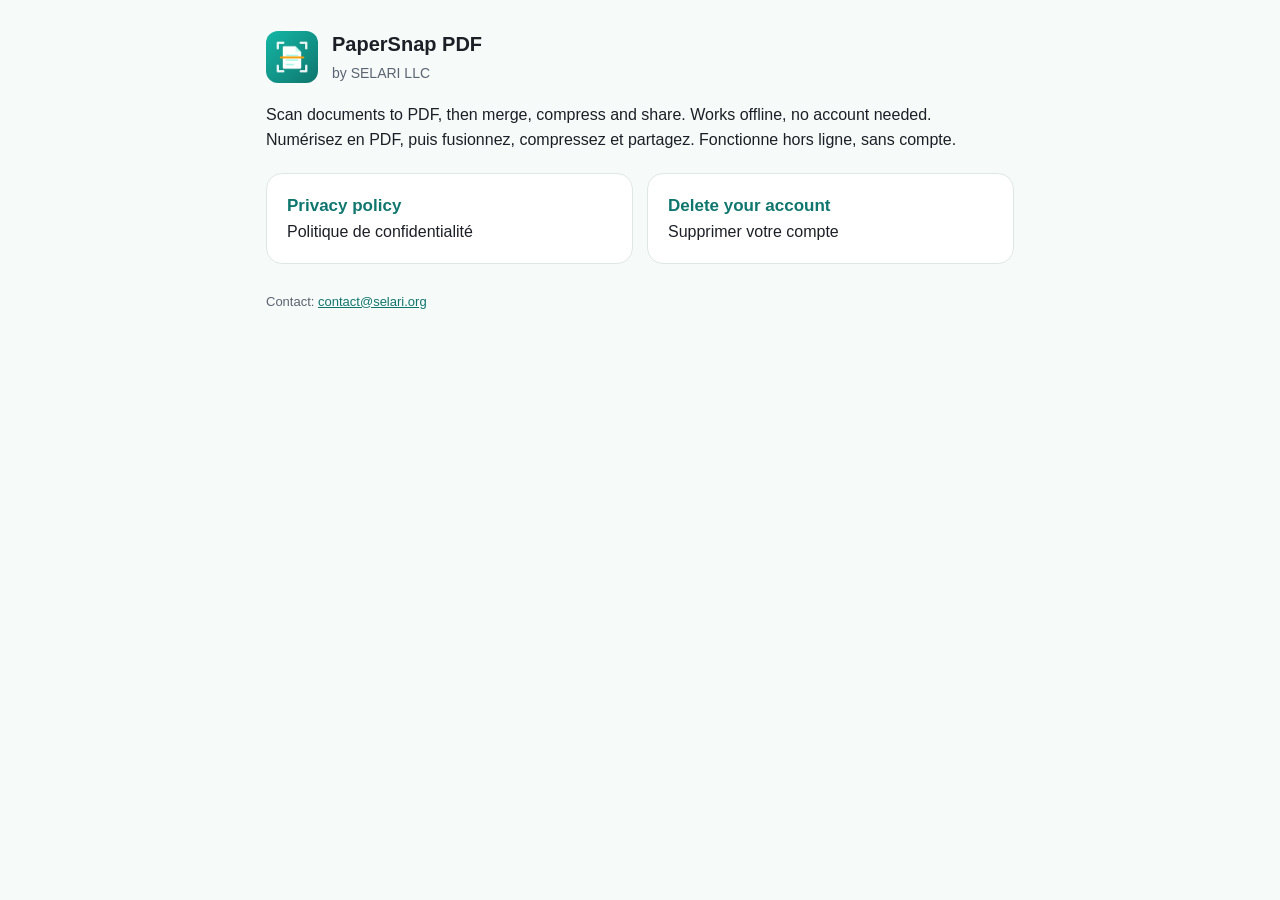
<file: index.html>
<!doctype html>
<html lang="en">
<head>
<meta charset="utf-8">
<meta name="viewport" content="width=device-width, initial-scale=1">
<title>PaperSnap PDF</title>
<link rel="icon" href="icon.png">
<link rel="stylesheet" href="style.css">
</head>
<body>
<main>
  <header>
    <img src="icon.png" alt="">
    <div><strong>PaperSnap PDF</strong><span>by SELARI LLC</span></div>
  </header>
  <p>Scan documents to PDF, then merge, compress and share. Works offline, no account needed.<br>
     <span lang="fr">Numérisez en PDF, puis fusionnez, compressez et partagez. Fonctionne hors ligne, sans compte.</span></p>
  <div class="cards">
    <a href="privacy.html"><strong>Privacy policy</strong><br><span lang="fr">Politique de confidentialité</span></a>
    <a href="delete-account.html"><strong>Delete your account</strong><br><span lang="fr">Supprimer votre compte</span></a>
  </div>
  <footer>Contact: <a href="mailto:contact@selari.org">contact@selari.org</a></footer>
</main>
</body>
</html>
</file>
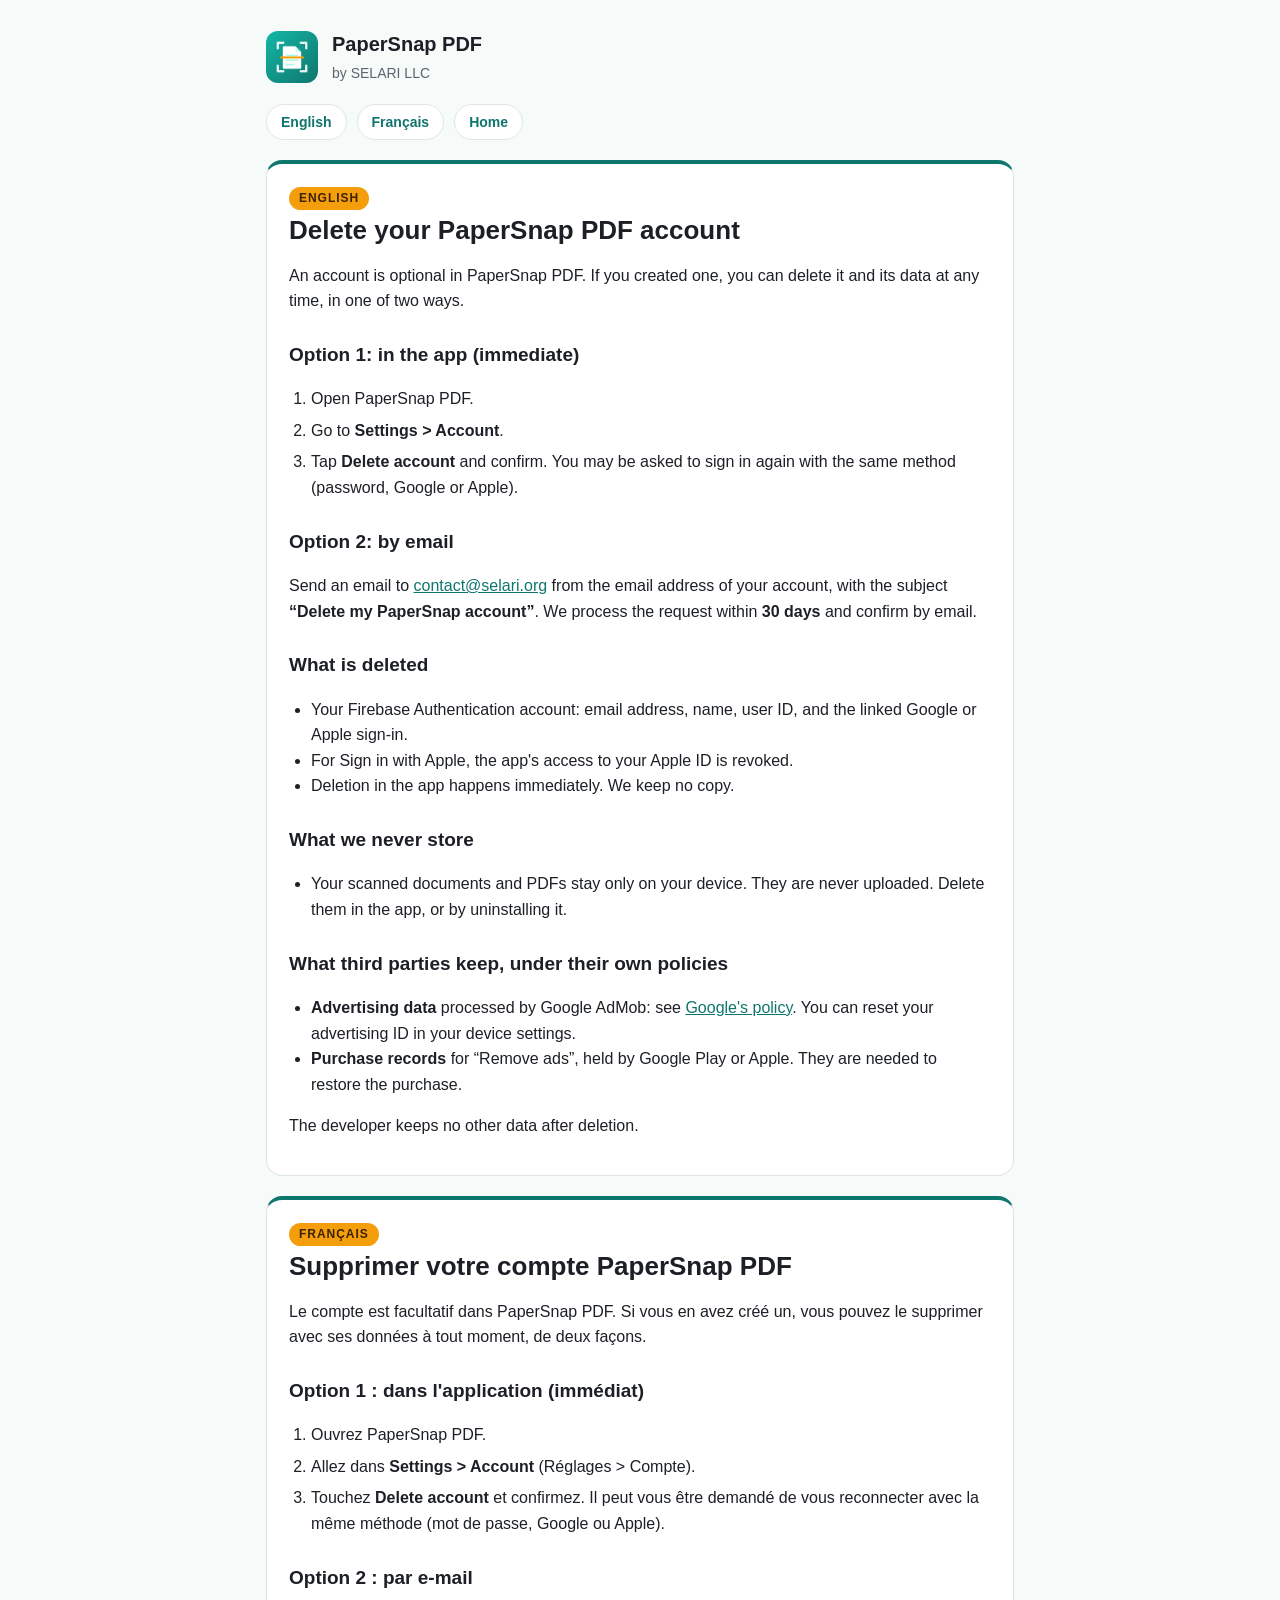
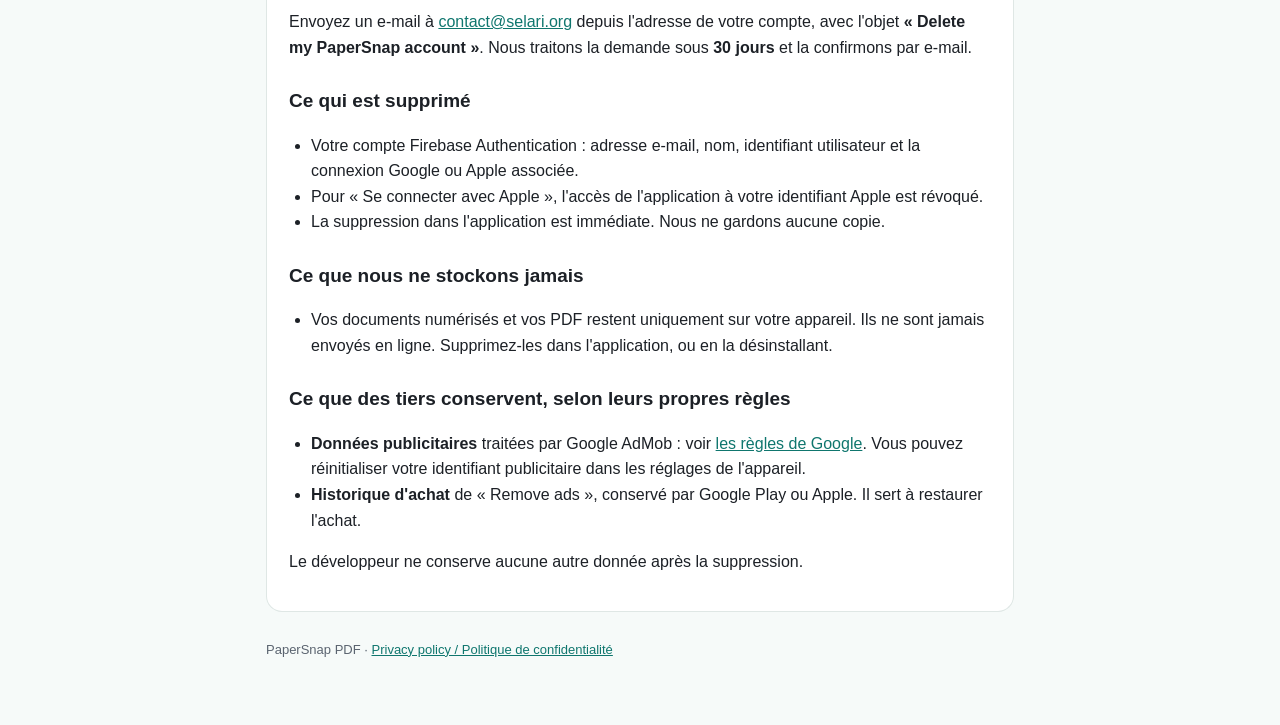
<file: delete-account.html>
<!doctype html>
<html lang="en">
<head>
<meta charset="utf-8">
<meta name="viewport" content="width=device-width, initial-scale=1">
<title>Delete your PaperSnap PDF account</title>
<link rel="icon" href="icon.png">
<link rel="stylesheet" href="style.css">
</head>
<body>
<main>
  <header>
    <img src="icon.png" alt="">
    <div><strong>PaperSnap PDF</strong><span>by SELARI LLC</span></div>
  </header>
  <nav><a href="#en">English</a><a href="#fr">Français</a><a href="index.html">Home</a></nav>

  <section id="en">
    <span class="lang">ENGLISH</span>
    <h1>Delete your PaperSnap PDF account</h1>
    <p>An account is optional in PaperSnap PDF. If you created one, you can delete it and its data at any time, in one of two ways.</p>

    <h2>Option 1: in the app (immediate)</h2>
    <ol class="steps">
      <li>Open PaperSnap PDF.</li>
      <li>Go to <strong>Settings &gt; Account</strong>.</li>
      <li>Tap <strong>Delete account</strong> and confirm. You may be asked to sign in again with the same method (password, Google or Apple).</li>
    </ol>

    <h2>Option 2: by email</h2>
    <p>Send an email to <a href="mailto:contact@selari.org?subject=Delete%20my%20PaperSnap%20account">contact@selari.org</a> from the email address of your account, with the subject <strong>“Delete my PaperSnap account”</strong>. We process the request within <strong>30 days</strong> and confirm by email.</p>

    <h2>What is deleted</h2>
    <ul>
      <li>Your Firebase Authentication account: email address, name, user ID, and the linked Google or Apple sign-in.</li>
      <li>For Sign in with Apple, the app's access to your Apple ID is revoked.</li>
      <li>Deletion in the app happens immediately. We keep no copy.</li>
    </ul>

    <h2>What we never store</h2>
    <ul>
      <li>Your scanned documents and PDFs stay only on your device. They are never uploaded. Delete them in the app, or by uninstalling it.</li>
    </ul>

    <h2>What third parties keep, under their own policies</h2>
    <ul>
      <li><strong>Advertising data</strong> processed by Google AdMob: see <a href="https://policies.google.com/technologies/partner-sites">Google's policy</a>. You can reset your advertising ID in your device settings.</li>
      <li><strong>Purchase records</strong> for “Remove ads”, held by Google Play or Apple. They are needed to restore the purchase.</li>
    </ul>
    <p>The developer keeps no other data after deletion.</p>
  </section>

  <section id="fr" lang="fr">
    <span class="lang">FRANÇAIS</span>
    <h1>Supprimer votre compte PaperSnap PDF</h1>
    <p>Le compte est facultatif dans PaperSnap PDF. Si vous en avez créé un, vous pouvez le supprimer avec ses données à tout moment, de deux façons.</p>

    <h2>Option 1 : dans l'application (immédiat)</h2>
    <ol class="steps">
      <li>Ouvrez PaperSnap PDF.</li>
      <li>Allez dans <strong>Settings &gt; Account</strong> (Réglages &gt; Compte).</li>
      <li>Touchez <strong>Delete account</strong> et confirmez. Il peut vous être demandé de vous reconnecter avec la même méthode (mot de passe, Google ou Apple).</li>
    </ol>

    <h2>Option 2 : par e-mail</h2>
    <p>Envoyez un e-mail à <a href="mailto:contact@selari.org?subject=Delete%20my%20PaperSnap%20account">contact@selari.org</a> depuis l'adresse de votre compte, avec l'objet <strong>« Delete my PaperSnap account »</strong>. Nous traitons la demande sous <strong>30 jours</strong> et la confirmons par e-mail.</p>

    <h2>Ce qui est supprimé</h2>
    <ul>
      <li>Votre compte Firebase Authentication : adresse e-mail, nom, identifiant utilisateur et la connexion Google ou Apple associée.</li>
      <li>Pour « Se connecter avec Apple », l'accès de l'application à votre identifiant Apple est révoqué.</li>
      <li>La suppression dans l'application est immédiate. Nous ne gardons aucune copie.</li>
    </ul>

    <h2>Ce que nous ne stockons jamais</h2>
    <ul>
      <li>Vos documents numérisés et vos PDF restent uniquement sur votre appareil. Ils ne sont jamais envoyés en ligne. Supprimez-les dans l'application, ou en la désinstallant.</li>
    </ul>

    <h2>Ce que des tiers conservent, selon leurs propres règles</h2>
    <ul>
      <li><strong>Données publicitaires</strong> traitées par Google AdMob : voir <a href="https://policies.google.com/technologies/partner-sites">les règles de Google</a>. Vous pouvez réinitialiser votre identifiant publicitaire dans les réglages de l'appareil.</li>
      <li><strong>Historique d'achat</strong> de « Remove ads », conservé par Google Play ou Apple. Il sert à restaurer l'achat.</li>
    </ul>
    <p>Le développeur ne conserve aucune autre donnée après la suppression.</p>
  </section>
  <footer>PaperSnap PDF · <a href="privacy.html">Privacy policy / Politique de confidentialité</a></footer>
</main>
</body>
</html>
</file>
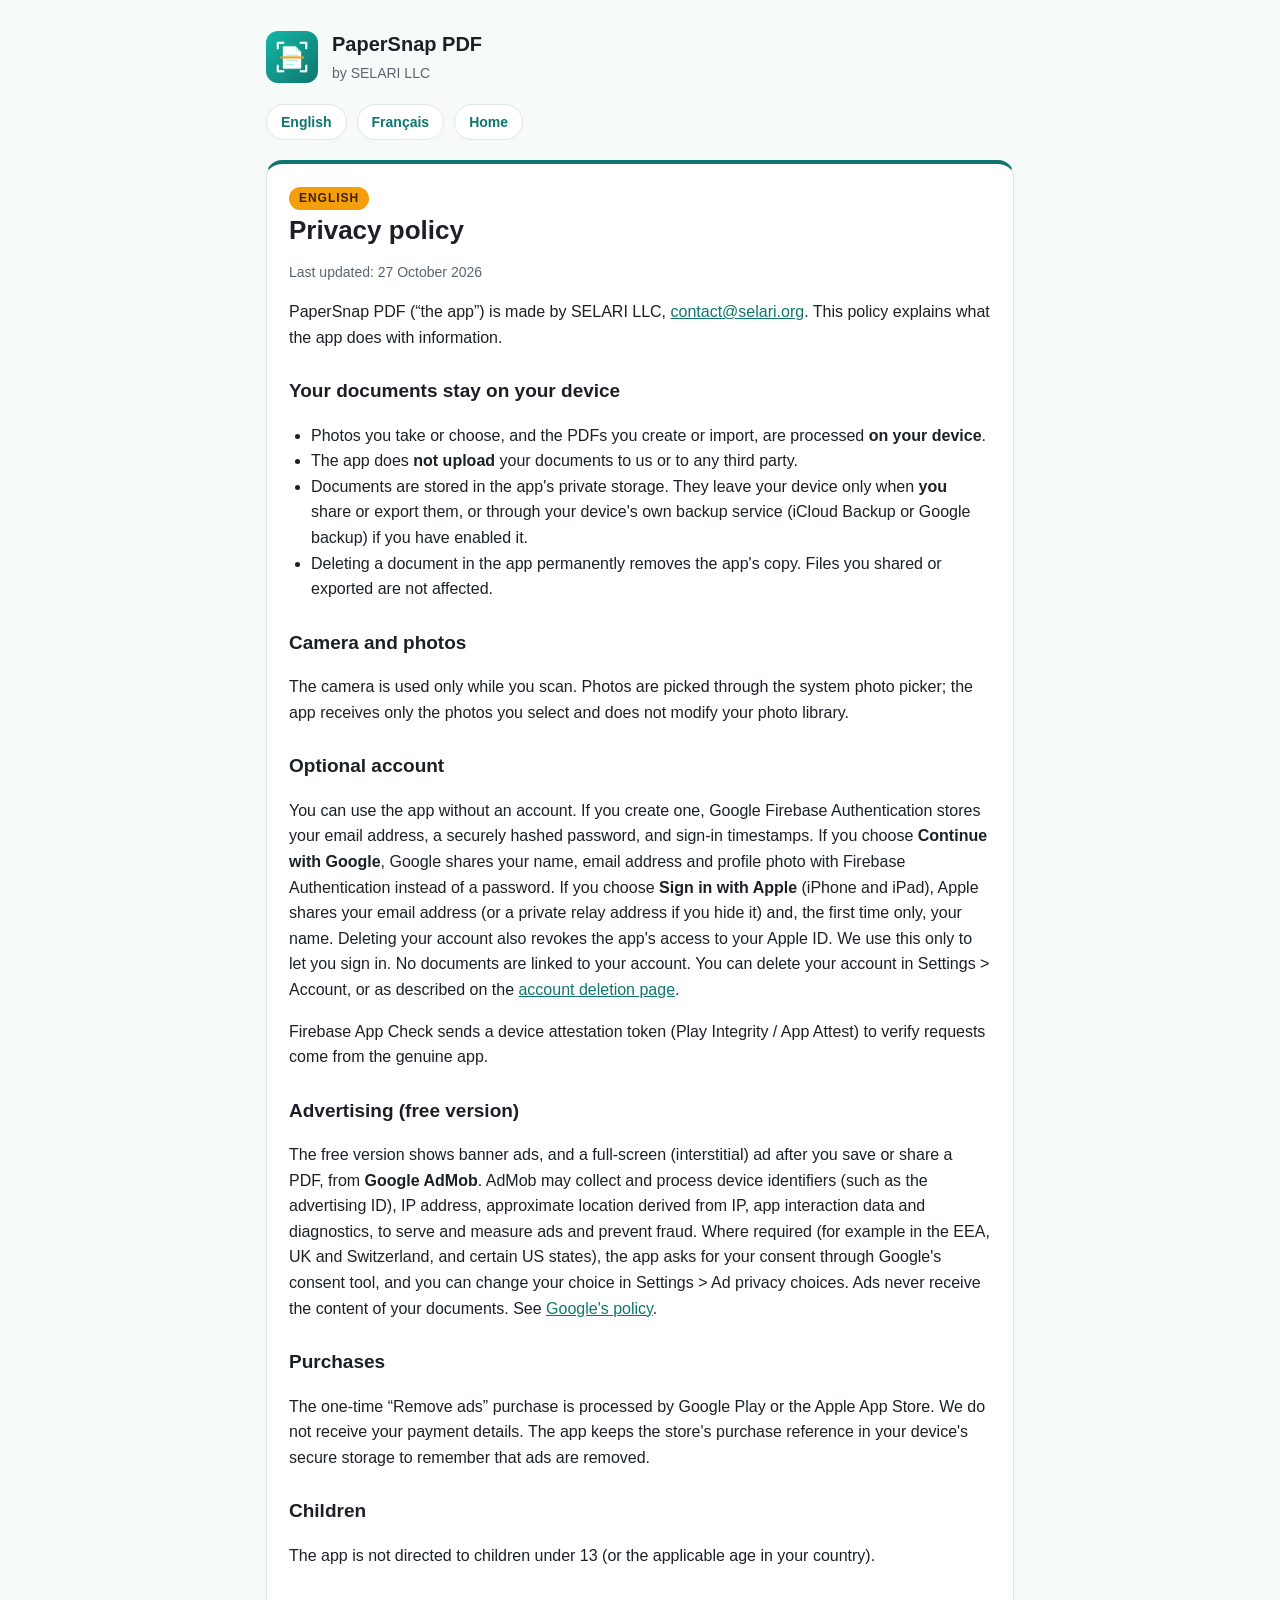
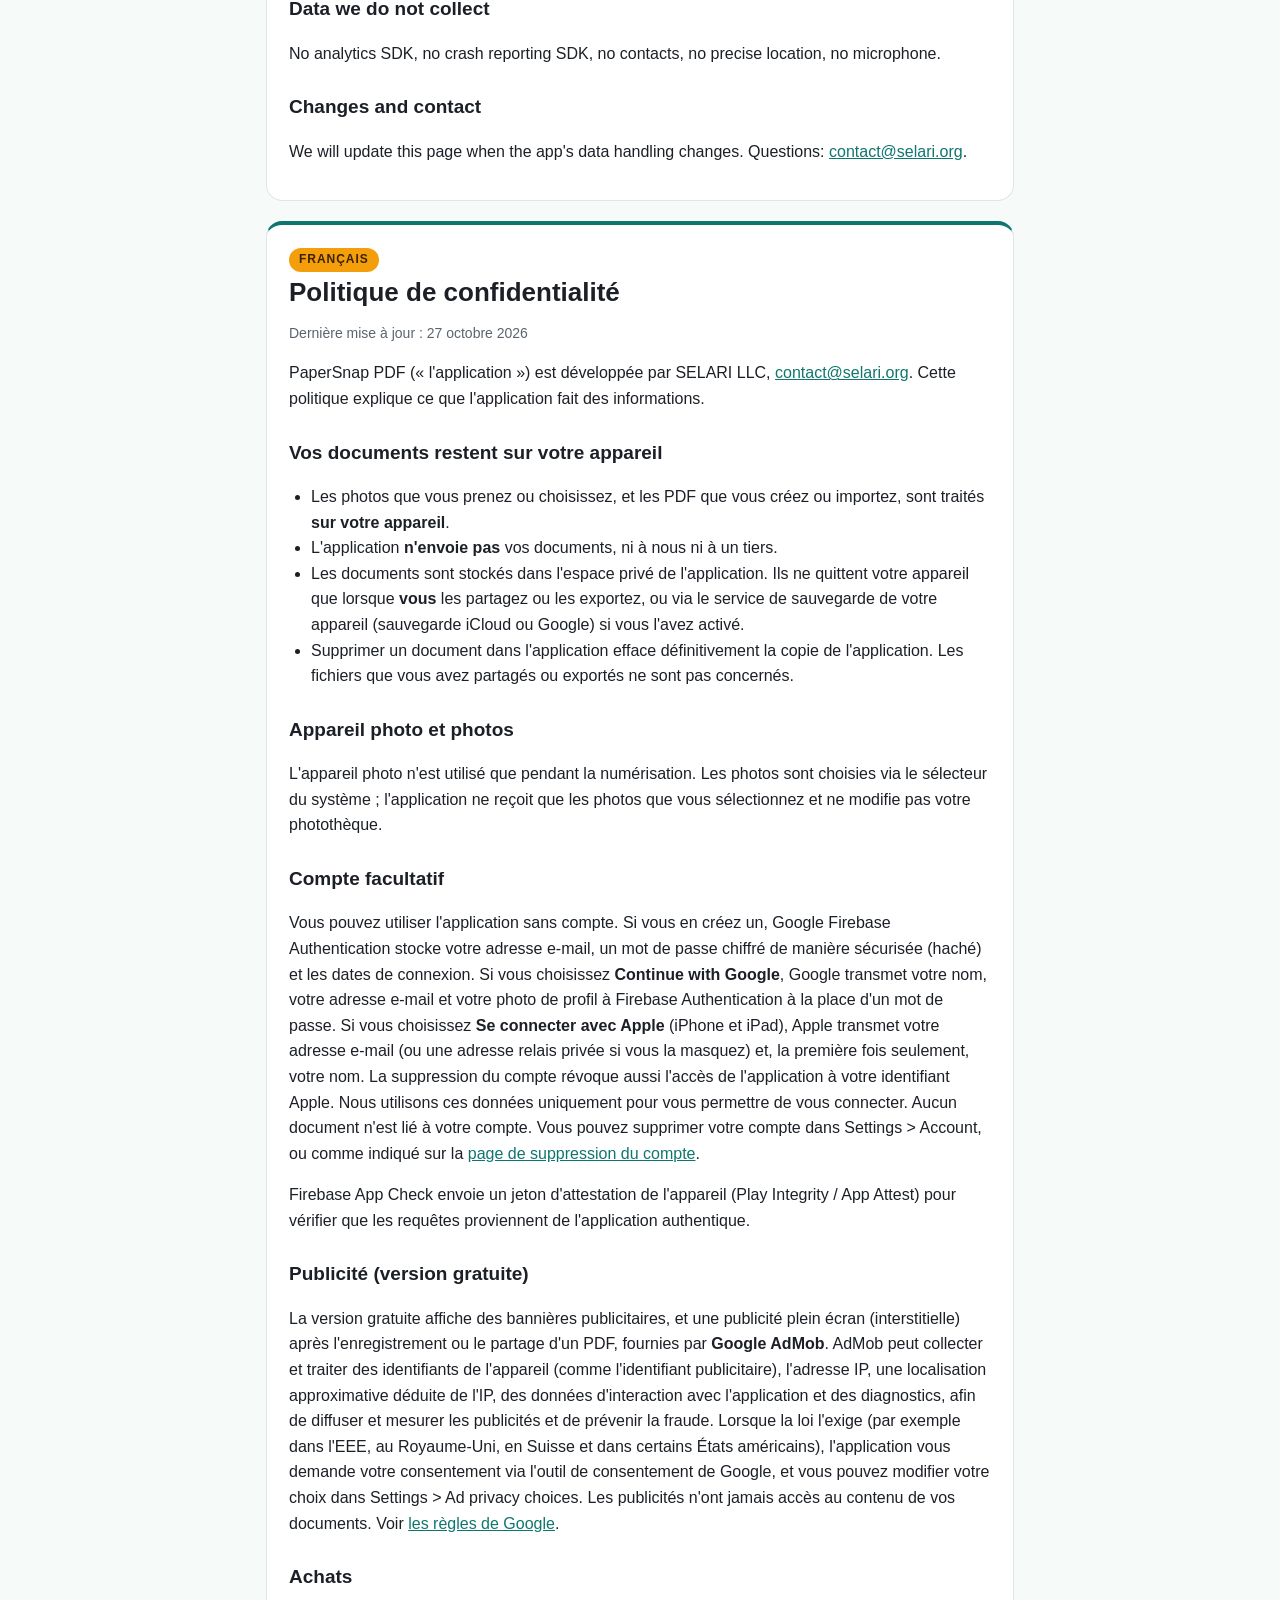
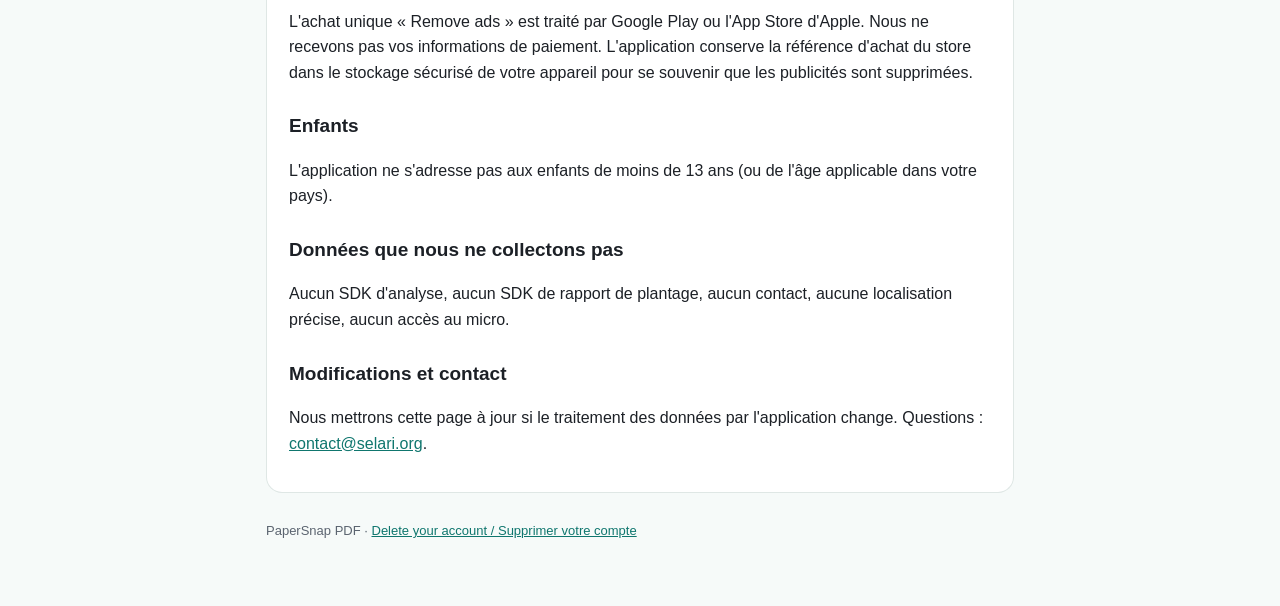
<file: privacy.html>
<!doctype html>
<html lang="en">
<head>
<meta charset="utf-8">
<meta name="viewport" content="width=device-width, initial-scale=1">
<title>PaperSnap PDF – Privacy policy</title>
<link rel="icon" href="icon.png">
<link rel="stylesheet" href="style.css">
</head>
<body>
<main>
  <header>
    <img src="icon.png" alt="">
    <div><strong>PaperSnap PDF</strong><span>by SELARI LLC</span></div>
  </header>
  <nav><a href="#en">English</a><a href="#fr">Français</a><a href="index.html">Home</a></nav>

  <section id="en">
    <span class="lang">ENGLISH</span>
    <h1>Privacy policy</h1>
    <p class="note">Last updated: 27 October 2026</p>
    <p>PaperSnap PDF (“the app”) is made by SELARI LLC, <a href="mailto:contact@selari.org">contact@selari.org</a>. This policy explains what the app does with information.</p>

    <h2>Your documents stay on your device</h2>
    <ul>
      <li>Photos you take or choose, and the PDFs you create or import, are processed <strong>on your device</strong>.</li>
      <li>The app does <strong>not upload</strong> your documents to us or to any third party.</li>
      <li>Documents are stored in the app's private storage. They leave your device only when <strong>you</strong> share or export them, or through your device's own backup service (iCloud Backup or Google backup) if you have enabled it.</li>
      <li>Deleting a document in the app permanently removes the app's copy. Files you shared or exported are not affected.</li>
    </ul>

    <h2>Camera and photos</h2>
    <p>The camera is used only while you scan. Photos are picked through the system photo picker; the app receives only the photos you select and does not modify your photo library.</p>

    <h2>Optional account</h2>
    <p>You can use the app without an account. If you create one, Google Firebase Authentication stores your email address, a securely hashed password, and sign-in timestamps. If you choose <strong>Continue with Google</strong>, Google shares your name, email address and profile photo with Firebase Authentication instead of a password. If you choose <strong>Sign in with Apple</strong> (iPhone and iPad), Apple shares your email address (or a private relay address if you hide it) and, the first time only, your name. Deleting your account also revokes the app's access to your Apple ID. We use this only to let you sign in. No documents are linked to your account. You can delete your account in Settings &gt; Account, or as described on the <a href="delete-account.html">account deletion page</a>.</p>
    <p>Firebase App Check sends a device attestation token (Play Integrity / App Attest) to verify requests come from the genuine app.</p>

    <h2>Advertising (free version)</h2>
    <p>The free version shows banner ads, and a full-screen (interstitial) ad after you save or share a PDF, from <strong>Google AdMob</strong>. AdMob may collect and process device identifiers (such as the advertising ID), IP address, approximate location derived from IP, app interaction data and diagnostics, to serve and measure ads and prevent fraud. Where required (for example in the EEA, UK and Switzerland, and certain US states), the app asks for your consent through Google's consent tool, and you can change your choice in Settings &gt; Ad privacy choices. Ads never receive the content of your documents. See <a href="https://policies.google.com/technologies/partner-sites">Google's policy</a>.</p>

    <h2>Purchases</h2>
    <p>The one-time “Remove ads” purchase is processed by Google Play or the Apple App Store. We do not receive your payment details. The app keeps the store's purchase reference in your device's secure storage to remember that ads are removed.</p>

    <h2>Children</h2>
    <p>The app is not directed to children under 13 (or the applicable age in your country).</p>

    <h2>Data we do not collect</h2>
    <p>No analytics SDK, no crash reporting SDK, no contacts, no precise location, no microphone.</p>

    <h2>Changes and contact</h2>
    <p>We will update this page when the app's data handling changes. Questions: <a href="mailto:contact@selari.org">contact@selari.org</a>.</p>
  </section>

  <section id="fr" lang="fr">
    <span class="lang">FRANÇAIS</span>
    <h1>Politique de confidentialité</h1>
    <p class="note">Dernière mise à jour : 27 octobre 2026</p>
    <p>PaperSnap PDF (« l'application ») est développée par SELARI LLC, <a href="mailto:contact@selari.org">contact@selari.org</a>. Cette politique explique ce que l'application fait des informations.</p>

    <h2>Vos documents restent sur votre appareil</h2>
    <ul>
      <li>Les photos que vous prenez ou choisissez, et les PDF que vous créez ou importez, sont traités <strong>sur votre appareil</strong>.</li>
      <li>L'application <strong>n'envoie pas</strong> vos documents, ni à nous ni à un tiers.</li>
      <li>Les documents sont stockés dans l'espace privé de l'application. Ils ne quittent votre appareil que lorsque <strong>vous</strong> les partagez ou les exportez, ou via le service de sauvegarde de votre appareil (sauvegarde iCloud ou Google) si vous l'avez activé.</li>
      <li>Supprimer un document dans l'application efface définitivement la copie de l'application. Les fichiers que vous avez partagés ou exportés ne sont pas concernés.</li>
    </ul>

    <h2>Appareil photo et photos</h2>
    <p>L'appareil photo n'est utilisé que pendant la numérisation. Les photos sont choisies via le sélecteur du système ; l'application ne reçoit que les photos que vous sélectionnez et ne modifie pas votre photothèque.</p>

    <h2>Compte facultatif</h2>
    <p>Vous pouvez utiliser l'application sans compte. Si vous en créez un, Google Firebase Authentication stocke votre adresse e-mail, un mot de passe chiffré de manière sécurisée (haché) et les dates de connexion. Si vous choisissez <strong>Continue with Google</strong>, Google transmet votre nom, votre adresse e-mail et votre photo de profil à Firebase Authentication à la place d'un mot de passe. Si vous choisissez <strong>Se connecter avec Apple</strong> (iPhone et iPad), Apple transmet votre adresse e-mail (ou une adresse relais privée si vous la masquez) et, la première fois seulement, votre nom. La suppression du compte révoque aussi l'accès de l'application à votre identifiant Apple. Nous utilisons ces données uniquement pour vous permettre de vous connecter. Aucun document n'est lié à votre compte. Vous pouvez supprimer votre compte dans Settings &gt; Account, ou comme indiqué sur la <a href="delete-account.html#fr">page de suppression du compte</a>.</p>
    <p>Firebase App Check envoie un jeton d'attestation de l'appareil (Play Integrity / App Attest) pour vérifier que les requêtes proviennent de l'application authentique.</p>

    <h2>Publicité (version gratuite)</h2>
    <p>La version gratuite affiche des bannières publicitaires, et une publicité plein écran (interstitielle) après l'enregistrement ou le partage d'un PDF, fournies par <strong>Google AdMob</strong>. AdMob peut collecter et traiter des identifiants de l'appareil (comme l'identifiant publicitaire), l'adresse IP, une localisation approximative déduite de l'IP, des données d'interaction avec l'application et des diagnostics, afin de diffuser et mesurer les publicités et de prévenir la fraude. Lorsque la loi l'exige (par exemple dans l'EEE, au Royaume-Uni, en Suisse et dans certains États américains), l'application vous demande votre consentement via l'outil de consentement de Google, et vous pouvez modifier votre choix dans Settings &gt; Ad privacy choices. Les publicités n'ont jamais accès au contenu de vos documents. Voir <a href="https://policies.google.com/technologies/partner-sites">les règles de Google</a>.</p>

    <h2>Achats</h2>
    <p>L'achat unique « Remove ads » est traité par Google Play ou l'App Store d'Apple. Nous ne recevons pas vos informations de paiement. L'application conserve la référence d'achat du store dans le stockage sécurisé de votre appareil pour se souvenir que les publicités sont supprimées.</p>

    <h2>Enfants</h2>
    <p>L'application ne s'adresse pas aux enfants de moins de 13 ans (ou de l'âge applicable dans votre pays).</p>

    <h2>Données que nous ne collectons pas</h2>
    <p>Aucun SDK d'analyse, aucun SDK de rapport de plantage, aucun contact, aucune localisation précise, aucun accès au micro.</p>

    <h2>Modifications et contact</h2>
    <p>Nous mettrons cette page à jour si le traitement des données par l'application change. Questions : <a href="mailto:contact@selari.org">contact@selari.org</a>.</p>
  </section>
  <footer>PaperSnap PDF · <a href="delete-account.html">Delete your account / Supprimer votre compte</a></footer>
</main>
</body>
</html>
</file>
<file: style.css>
:root { --bg:#f6faf9; --card:#fff; --ink:#1c2026; --muted:#5b6470; --brand:#0F766E; --accent:#F59E0B; --line:#dfe7e5; }
@media (prefers-color-scheme: dark) {
  :root { --bg:#0e1514; --card:#162120; --ink:#e7eeec; --muted:#9fb0ad; --brand:#2dd4bf; --line:#24332f; }
}
* { box-sizing: border-box }
body { margin: 0; background: var(--bg); color: var(--ink);
  font: 16px/1.6 -apple-system, "Segoe UI", Roboto, Helvetica, Arial, sans-serif; }
main { max-width: 780px; margin: 0 auto; padding: 28px 16px 64px; }
header { display: flex; align-items: center; gap: 14px; }
header img { width: 52px; height: 52px; border-radius: 12px; }
header strong { font-size: 20px; display: block; }
header span { color: var(--muted); font-size: 14px; }
nav { margin: 18px 0 4px; display: flex; gap: 10px; flex-wrap: wrap; }
nav a { text-decoration: none; font-weight: 600; font-size: 14px; color: var(--brand);
  border: 1px solid var(--line); background: var(--card); padding: 6px 14px; border-radius: 999px; }
section { background: var(--card); border: 1px solid var(--line); border-radius: 16px;
  padding: 20px 22px; margin-top: 20px; border-top: 4px solid var(--brand); }
h1 { font-size: 26px; line-height: 1.25; margin: 4px 0 8px; }
h2 { font-size: 19px; margin: 26px 0 6px; }
.lang { display: inline-block; background: var(--accent); color: #3b2300; font-weight: 800;
  font-size: 12px; letter-spacing: .08em; padding: 2px 10px; border-radius: 999px; }
.steps li { margin: 6px 0; }
.note { color: var(--muted); font-size: 14px; }
.ph { background: #fef3c7; color: #78350f; padding: 0 4px; border-radius: 4px; }
a { color: var(--brand); }
ol, ul { padding-left: 22px; }
.cards { display: grid; gap: 14px; grid-template-columns: repeat(auto-fit, minmax(220px, 1fr)); margin-top: 20px; }
.cards a { display: block; text-decoration: none; color: inherit; background: var(--card);
  border: 1px solid var(--line); border-radius: 16px; padding: 18px 20px; }
.cards a strong { color: var(--brand); font-size: 17px; }
footer { margin-top: 28px; color: var(--muted); font-size: 13px; }
</file>
